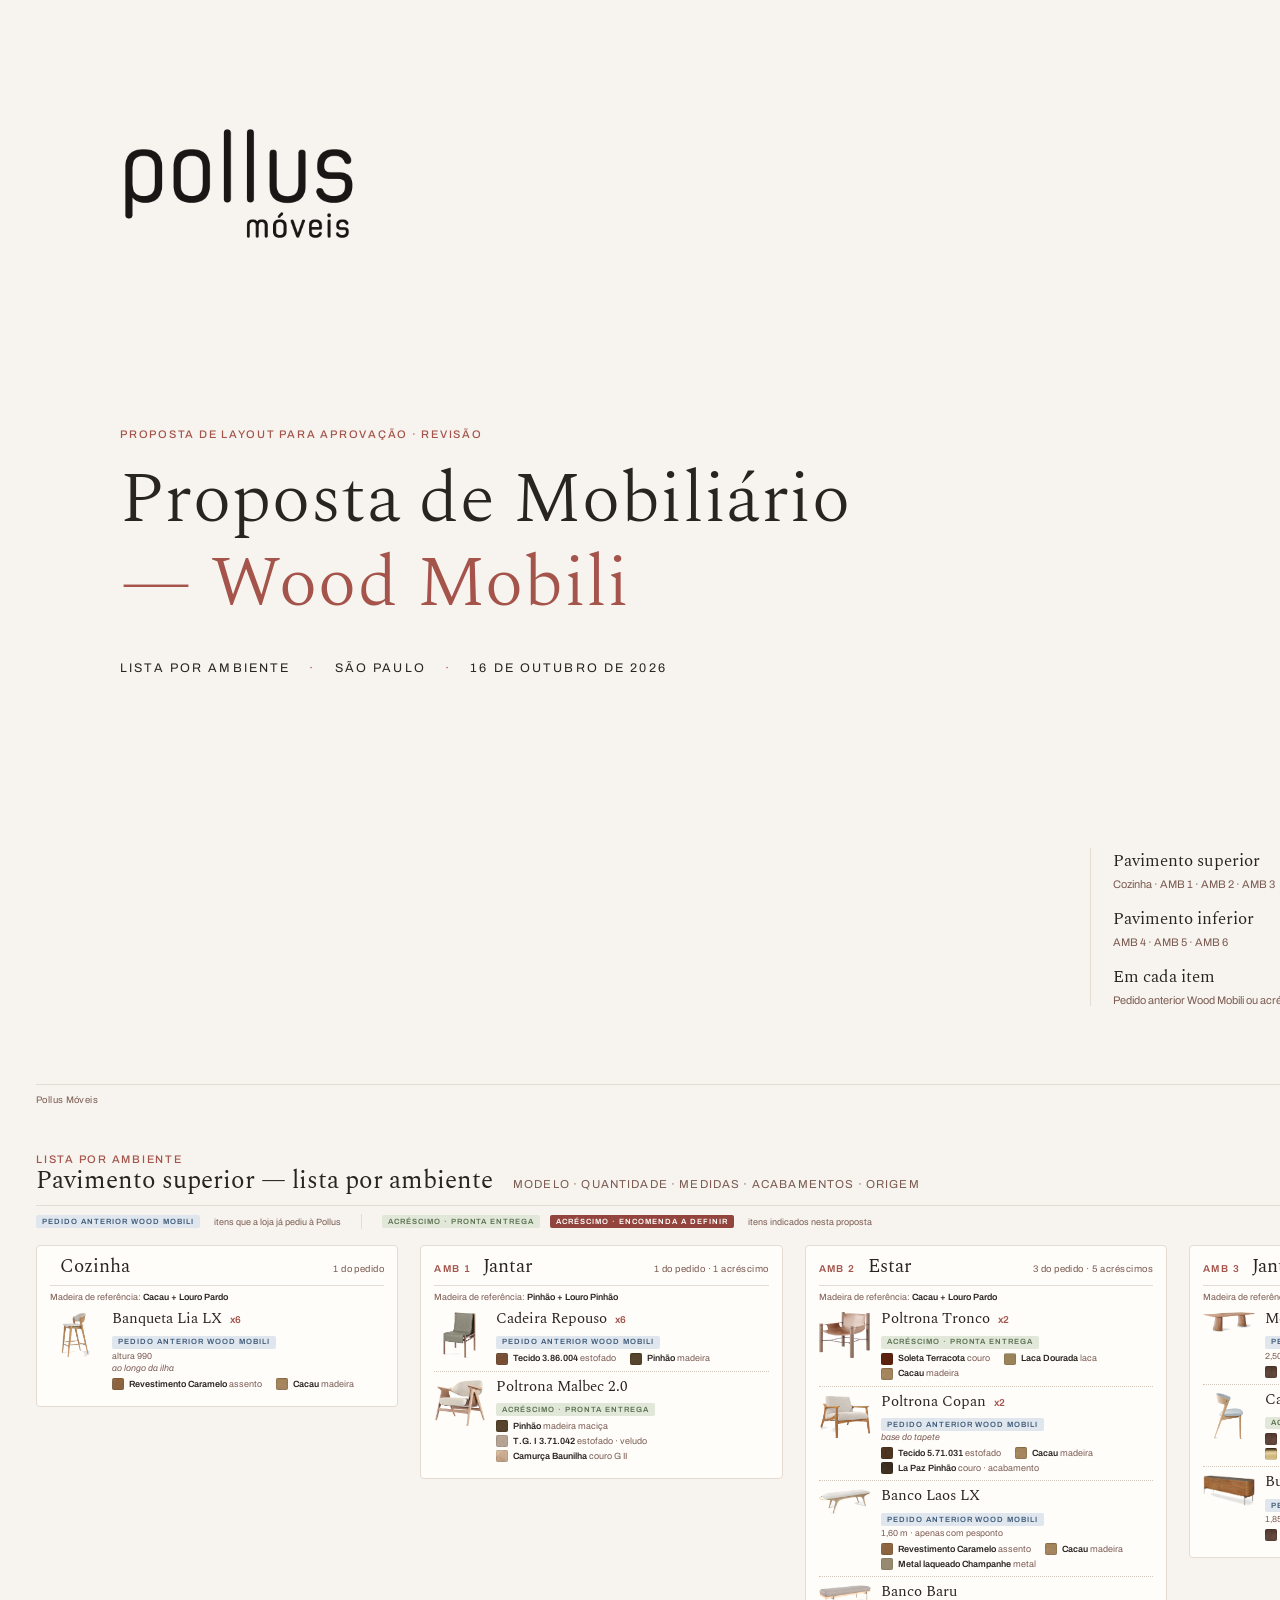
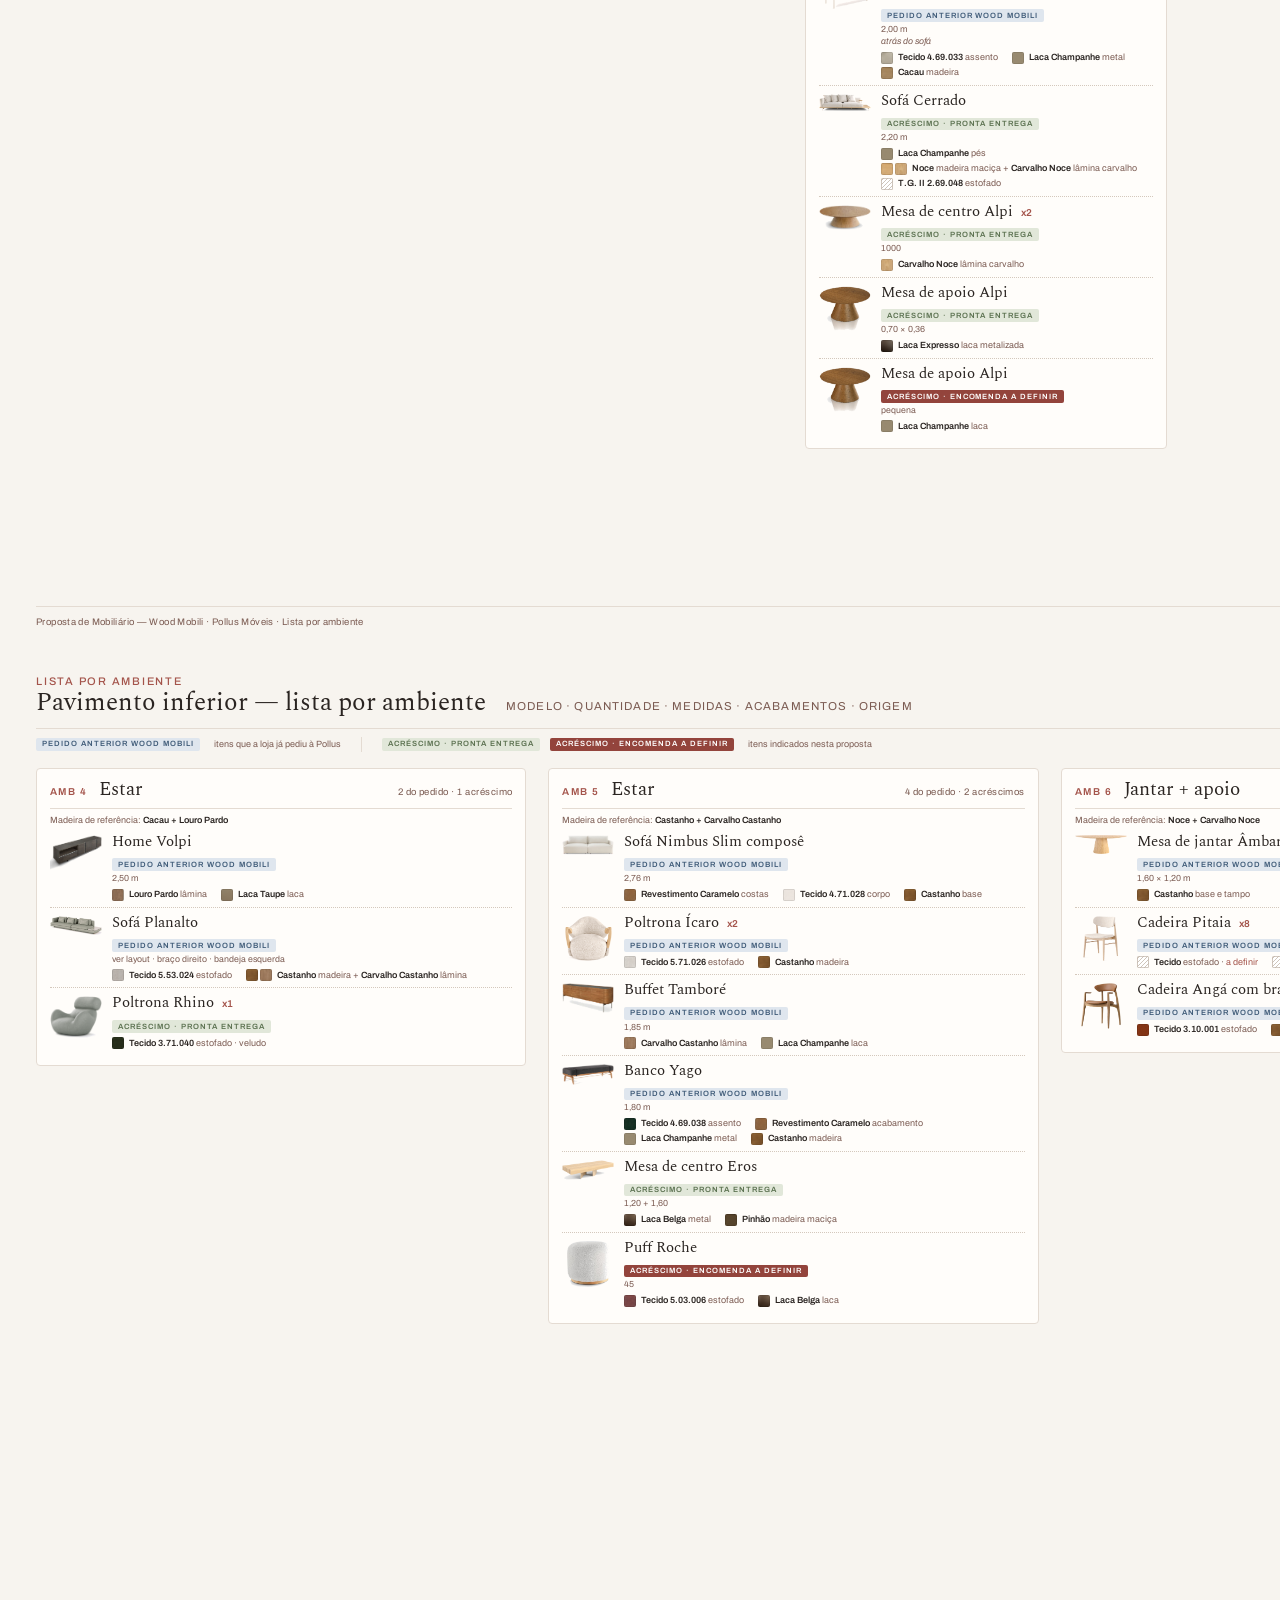
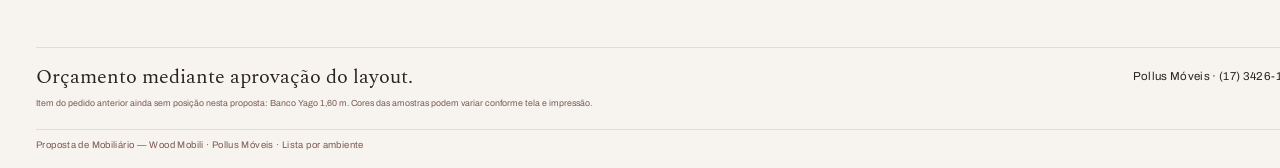
<file: proposta-wood-mobili/index.html>
<!doctype html><html lang="pt-BR"><head><meta charset="utf-8">
<title>Proposta de Mobiliário — Wood Mobili · lista por ambiente</title>
<meta name="author" content="Pollus Móveis"><meta name="subject" content="Lista por ambiente para aprovação">
<link rel="stylesheet" href="fonts/fonts.css"><link rel="stylesheet" href="style.css"></head><body>
<div class="page cover">
<img class="logo" src="img/prod/logo.png" alt="Pollus Móveis">
<div class="ctitle"><p class="kicker">Proposta de layout para aprovação · Revisão</p>
<h1>Proposta de Mobiliário<br><span>— Wood Mobili</span></h1>
<p class="meta">Lista por ambiente <i>·</i> São Paulo <i>·</i> 16 de outubro de 2026</p></div>
<div class="toc"><div><h5>Pavimento superior</h5><p>Cozinha · AMB 1 · AMB 2 · AMB 3</p></div>
<div><h5>Pavimento inferior</h5><p>AMB 4 · AMB 5 · AMB 6</p></div>
<div><h5>Em cada item</h5><p>Pedido anterior Wood Mobili ou acréscimo indicado nesta proposta</p></div></div>
<footer class="pf"><span>Pollus Móveis</span><span>1/3</span></footer></div>
<div class="page list"><div class="phead"><div><p class="kicker">Lista por ambiente</p><h2>Pavimento superior — lista por ambiente <span class="sub">Modelo · quantidade · medidas · acabamentos · origem</span></h2></div><img class="mini" src="img/prod/logo.png" alt="Pollus Móveis"></div><div class="legend"><span class="tag t-ped">Pedido anterior Wood Mobili</span><span class="lg">itens que a loja já pediu à Pollus</span><span class="sep"></span><span class="tag t-pe">Acréscimo · pronta entrega</span><span class="tag t-enc">Acréscimo · encomenda a definir</span><span class="lg">itens indicados nesta proposta</span></div><div class="cols c4"><div class="col"><section class="amb"><header><h3>Cozinha</h3><span class="count">1 do pedido</span></header><p class="ref">Madeira de referência: <b>Cacau + Louro Pardo</b></p><div class="item"><div class="thumb"><img src="img/prod/banqueta-lia-lx.png" alt=""></div><div class="body"><h4 class="">Banqueta Lia LX <span class="qty">x6</span></h4><span class="tag t-ped">Pedido anterior Wood Mobili</span><p class="meas">altura 990</p><p class="note">ao longo da ilha</p><div class="fins"><span class="fin"><span class="sws"><span class="sw" style="background-image:url(img/sw/revestimento-caramelo.jpg)"></span></span><span class="fl"><b>Revestimento Caramelo</b> assento</span></span><span class="fin"><span class="sws"><span class="sw" style="background-image:url(img/sw/cacau.jpg)"></span></span><span class="fl"><b>Cacau</b> madeira</span></span></div></div></div></section></div><div class="col"><section class="amb"><header><span class="code">AMB 1</span><h3>Jantar</h3><span class="count">1 do pedido · 1 acréscimo</span></header><p class="ref">Madeira de referência: <b>Pinhão + Louro Pinhão</b></p><div class="item"><div class="thumb"><img src="img/prod/cadeira-repouso.png" alt=""></div><div class="body"><h4 class="">Cadeira Repouso <span class="qty">x6</span></h4><span class="tag t-ped">Pedido anterior Wood Mobili</span><div class="fins"><span class="fin"><span class="sws"><span class="sw" style="background-image:url(img/sw/tecido-3.86.004.jpg)"></span></span><span class="fl"><b>Tecido 3.86.004</b> estofado</span></span><span class="fin"><span class="sws"><span class="sw" style="background-image:url(img/sw/pinhao.jpg)"></span></span><span class="fl"><b>Pinhão</b> madeira</span></span></div></div></div><div class="item"><div class="thumb"><img src="img/prod/poltrona-malbec.png" alt=""></div><div class="body"><h4 class="">Poltrona Malbec 2.0</h4><span class="tag t-pe">Acréscimo · pronta entrega</span><div class="fins"><span class="fin"><span class="sws"><span class="sw" style="background-image:url(img/sw/pinhao.jpg)"></span></span><span class="fl"><b>Pinhão</b> madeira maciça</span></span><span class="fin"><span class="sws"><span class="sw" style="background-image:url(img/sw/tg-3.71.042.jpg)"></span></span><span class="fl"><b>T.G. I 3.71.042</b> estofado · veludo</span></span><span class="fin"><span class="sws"><span class="sw" style="background-image:url(img/sw/camurca-baunilha.jpg)"></span></span><span class="fl"><b>Camurça Baunilha</b> couro G II</span></span></div></div></div></section></div><div class="col"><section class="amb"><header><span class="code">AMB 2</span><h3>Estar</h3><span class="count">3 do pedido · 5 acréscimos</span></header><p class="ref">Madeira de referência: <b>Cacau + Louro Pardo</b></p><div class="item"><div class="thumb"><img src="img/prod/poltrona-tronco.png" alt=""></div><div class="body"><h4 class="">Poltrona Tronco <span class="qty">x2</span></h4><span class="tag t-pe">Acréscimo · pronta entrega</span><div class="fins"><span class="fin"><span class="sws"><span class="sw" style="background-image:url(img/sw/soleta-terracota.jpg)"></span></span><span class="fl"><b>Soleta Terracota</b> couro</span></span><span class="fin"><span class="sws"><span class="sw" style="background-image:url(img/sw/laca-dourada.jpg)"></span></span><span class="fl"><b>Laca Dourada</b> laca</span></span><span class="fin"><span class="sws"><span class="sw" style="background-image:url(img/sw/cacau.jpg)"></span></span><span class="fl"><b>Cacau</b> madeira</span></span></div></div></div><div class="item"><div class="thumb"><img src="img/prod/poltrona-copan.png" alt=""></div><div class="body"><h4 class="">Poltrona Copan <span class="qty">x2</span></h4><span class="tag t-ped">Pedido anterior Wood Mobili</span><p class="note">base do tapete</p><div class="fins"><span class="fin"><span class="sws"><span class="sw" style="background-image:url(img/sw/tecido-5.71.031.jpg)"></span></span><span class="fl"><b>Tecido 5.71.031</b> estofado</span></span><span class="fin"><span class="sws"><span class="sw" style="background-image:url(img/sw/cacau.jpg)"></span></span><span class="fl"><b>Cacau</b> madeira</span></span><span class="fin"><span class="sws"><span class="sw" style="background-image:url(img/sw/la-paz-pinhao.jpg)"></span></span><span class="fl"><b>La Paz Pinhão</b> couro · acabamento</span></span></div></div></div><div class="item"><div class="thumb"><img src="img/prod/banco-laos-lx.png" alt=""></div><div class="body"><h4 class="">Banco Laos LX</h4><span class="tag t-ped">Pedido anterior Wood Mobili</span><p class="meas">1,60 m · apenas com pesponto</p><div class="fins"><span class="fin"><span class="sws"><span class="sw" style="background-image:url(img/sw/revestimento-caramelo.jpg)"></span></span><span class="fl"><b>Revestimento Caramelo</b> assento</span></span><span class="fin"><span class="sws"><span class="sw" style="background-image:url(img/sw/cacau.jpg)"></span></span><span class="fl"><b>Cacau</b> madeira</span></span><span class="fin"><span class="sws"><span class="sw" style="background-image:url(img/sw/laca-champanhe.jpg)"></span></span><span class="fl"><b>Metal laqueado Champanhe</b> metal</span></span></div></div></div><div class="item"><div class="thumb"><img src="img/prod/banco-baru.png" alt=""></div><div class="body"><h4 class="">Banco Baru</h4><span class="tag t-ped">Pedido anterior Wood Mobili</span><p class="meas">2,00 m</p><p class="note">atrás do sofá</p><div class="fins"><span class="fin"><span class="sws"><span class="sw" style="background-image:url(img/sw/tecido-4.69.033.jpg)"></span></span><span class="fl"><b>Tecido 4.69.033</b> assento</span></span><span class="fin"><span class="sws"><span class="sw" style="background-image:url(img/sw/laca-champanhe.jpg)"></span></span><span class="fl"><b>Laca Champanhe</b> metal</span></span><span class="fin"><span class="sws"><span class="sw" style="background-image:url(img/sw/cacau.jpg)"></span></span><span class="fl"><b>Cacau</b> madeira</span></span></div></div></div><div class="item"><div class="thumb"><img src="img/prod/sofa-cerrado.png" alt=""></div><div class="body"><h4 class="">Sofá Cerrado</h4><span class="tag t-pe">Acréscimo · pronta entrega</span><p class="meas">2,20 m</p><div class="fins"><span class="fin"><span class="sws"><span class="sw" style="background-image:url(img/sw/laca-champanhe.jpg)"></span></span><span class="fl"><b>Laca Champanhe</b> pés</span></span><span class="fin pair"><span class="sws"><span class="sw" style="background-image:url(img/sw/noce-macica.jpg)"></span><span class="sw" style="background-image:url(img/sw/carvalho-noce.jpg)"></span></span><span class="fl"><b>Noce</b> madeira maciça + <b>Carvalho Noce</b> lâmina carvalho</span></span><span class="fin"><span class="sws"><span class="sw hatch"></span></span><span class="fl"><b>T.G. II 2.69.048</b> estofado</span></span></div></div></div><div class="item"><div class="thumb"><img src="img/prod/mesa-centro-alpi.png" alt=""></div><div class="body"><h4 class="">Mesa de centro Alpi <span class="qty">x2</span></h4><span class="tag t-pe">Acréscimo · pronta entrega</span><p class="meas">1000</p><div class="fins"><span class="fin"><span class="sws"><span class="sw" style="background-image:url(img/sw/carvalho-noce.jpg)"></span></span><span class="fl"><b>Carvalho Noce</b> lâmina carvalho</span></span></div></div></div><div class="item"><div class="thumb"><img src="img/prod/mesa-apoio-alpi.png" alt=""></div><div class="body"><h4 class="">Mesa de apoio Alpi</h4><span class="tag t-pe">Acréscimo · pronta entrega</span><p class="meas">0,70 × 0,36</p><div class="fins"><span class="fin"><span class="sws"><span class="sw" style="background-image:url(img/sw/laca-expresso.jpg)"></span></span><span class="fl"><b>Laca Expresso</b> laca metalizada</span></span></div></div></div><div class="item"><div class="thumb"><img src="img/prod/mesa-apoio-alpi.png" alt=""></div><div class="body"><h4 class="">Mesa de apoio Alpi</h4><span class="tag t-enc">Acréscimo · encomenda a definir</span><p class="meas">pequena</p><div class="fins"><span class="fin"><span class="sws"><span class="sw" style="background-image:url(img/sw/laca-champanhe.jpg)"></span></span><span class="fl"><b>Laca Champanhe</b> laca</span></span></div></div></div></section></div><div class="col"><section class="amb"><header><span class="code">AMB 3</span><h3>Jantar</h3><span class="count">2 do pedido · 1 acréscimo</span></header><p class="ref">Madeira de referência: <b>Nogueira</b></p><div class="item"><div class="thumb"><img src="img/prod/mesa-jantar-fungi.png" alt=""></div><div class="body"><h4 class="">Mesa de jantar Fungi</h4><span class="tag t-ped">Pedido anterior Wood Mobili</span><p class="meas">2,50 × 1,20 m</p><div class="fins"><span class="fin"><span class="sws"><span class="sw" style="background-image:url(img/sw/nogueira.jpg)"></span></span><span class="fl"><b>Nogueira</b> base e tampo</span></span></div></div></div><div class="item"><div class="thumb"><img src="img/prod/cadeira-adhara.png" alt=""></div><div class="body"><h4 class="">Cadeira Adhara <span class="qty">x8</span></h4><span class="tag t-pe">Acréscimo · pronta entrega</span><div class="fins"><span class="fin"><span class="sws"><span class="sw" style="background-image:url(img/sw/nogueira.jpg)"></span></span><span class="fl"><b>Nogueira</b> lâmina</span></span><span class="fin"><span class="sws"><span class="sw" style="background-image:url(img/sw/cafe.jpg)"></span></span><span class="fl"><b>Café</b> madeira · pés</span></span><span class="fin"><span class="sws"><span class="sw" style="background-image:url(img/sw/latao-brilho.jpg)"></span></span><span class="fl"><b>Latão Brilho</b> metal</span></span><span class="fin"><span class="sws"><span class="sw" style="background-image:url(img/sw/la-paz-pinhao.jpg)"></span></span><span class="fl"><b>La Paz Pinhão</b> couro G II</span></span></div></div></div><div class="item"><div class="thumb"><img src="img/prod/buffet-tambore.png" alt=""></div><div class="body"><h4 class="">Buffet Tamboré</h4><span class="tag t-ped">Pedido anterior Wood Mobili</span><p class="meas">1,85 m</p><div class="fins"><span class="fin"><span class="sws"><span class="sw" style="background-image:url(img/sw/nogueira.jpg)"></span></span><span class="fl"><b>Nogueira</b> lâmina</span></span><span class="fin"><span class="sws"><span class="sw" style="background-image:url(img/sw/laca-champanhe.jpg)"></span></span><span class="fl"><b>Laca Champanhe</b> laca</span></span></div></div></div></section></div></div><footer class="pf"><span>Proposta de Mobiliário — Wood Mobili · Pollus Móveis · Lista por ambiente</span><span>Orçamento mediante aprovação do layout. · 2/3</span></footer></div>
<div class="page list"><div class="phead"><div><p class="kicker">Lista por ambiente</p><h2>Pavimento inferior — lista por ambiente <span class="sub">Modelo · quantidade · medidas · acabamentos · origem</span></h2></div><img class="mini" src="img/prod/logo.png" alt="Pollus Móveis"></div><div class="legend"><span class="tag t-ped">Pedido anterior Wood Mobili</span><span class="lg">itens que a loja já pediu à Pollus</span><span class="sep"></span><span class="tag t-pe">Acréscimo · pronta entrega</span><span class="tag t-enc">Acréscimo · encomenda a definir</span><span class="lg">itens indicados nesta proposta</span></div><div class="cols c3"><div class="col"><section class="amb"><header><span class="code">AMB 4</span><h3>Estar</h3><span class="count">2 do pedido · 1 acréscimo</span></header><p class="ref">Madeira de referência: <b>Cacau + Louro Pardo</b></p><div class="item"><div class="thumb"><img src="img/prod/home-volpi.png" alt=""></div><div class="body"><h4 class="">Home Volpi</h4><span class="tag t-ped">Pedido anterior Wood Mobili</span><p class="meas">2,50 m</p><div class="fins"><span class="fin"><span class="sws"><span class="sw" style="background-image:url(img/sw/louro-pardo.jpg)"></span></span><span class="fl"><b>Louro Pardo</b> lâmina</span></span><span class="fin"><span class="sws"><span class="sw" style="background-image:url(img/sw/laca-taupe.jpg)"></span></span><span class="fl"><b>Laca Taupe</b> laca</span></span></div></div></div><div class="item"><div class="thumb"><img src="img/prod/sofa-planalto.png" alt=""></div><div class="body"><h4 class="">Sofá Planalto</h4><span class="tag t-ped">Pedido anterior Wood Mobili</span><p class="meas">ver layout · braço direito · bandeja esquerda</p><div class="fins"><span class="fin"><span class="sws"><span class="sw" style="background-image:url(img/sw/tecido-5.53.024.jpg)"></span></span><span class="fl"><b>Tecido 5.53.024</b> estofado</span></span><span class="fin pair"><span class="sws"><span class="sw" style="background-image:url(img/sw/castanho.jpg)"></span><span class="sw" style="background-image:url(img/sw/carvalho-castanho.jpg)"></span></span><span class="fl"><b>Castanho</b> madeira + <b>Carvalho Castanho</b> lâmina</span></span></div></div></div><div class="item"><div class="thumb"><img src="img/prod/poltrona-rhino.png" alt=""></div><div class="body"><h4 class="">Poltrona Rhino <span class="qty">x1</span></h4><span class="tag t-pe">Acréscimo · pronta entrega</span><div class="fins"><span class="fin"><span class="sws"><span class="sw" style="background-image:url(img/sw/tg-3.71.040.jpg)"></span></span><span class="fl"><b>Tecido 3.71.040</b> estofado · veludo</span></span></div></div></div></section></div><div class="col"><section class="amb"><header><span class="code">AMB 5</span><h3>Estar</h3><span class="count">4 do pedido · 2 acréscimos</span></header><p class="ref">Madeira de referência: <b>Castanho + Carvalho Castanho</b></p><div class="item"><div class="thumb"><img src="img/prod/sofa-nimbus.png" alt=""></div><div class="body"><h4 class="">Sofá Nimbus Slim composê</h4><span class="tag t-ped">Pedido anterior Wood Mobili</span><p class="meas">2,76 m</p><div class="fins"><span class="fin"><span class="sws"><span class="sw" style="background-image:url(img/sw/revestimento-caramelo.jpg)"></span></span><span class="fl"><b>Revestimento Caramelo</b> costas</span></span><span class="fin"><span class="sws"><span class="sw" style="background-image:url(img/sw/tecido-4.71.028.jpg)"></span></span><span class="fl"><b>Tecido 4.71.028</b> corpo</span></span><span class="fin"><span class="sws"><span class="sw" style="background-image:url(img/sw/castanho.jpg)"></span></span><span class="fl"><b>Castanho</b> base</span></span></div></div></div><div class="item"><div class="thumb"><img src="img/prod/poltrona-icaro.png" alt=""></div><div class="body"><h4 class="">Poltrona Ícaro <span class="qty">x2</span></h4><span class="tag t-ped">Pedido anterior Wood Mobili</span><div class="fins"><span class="fin"><span class="sws"><span class="sw" style="background-image:url(img/sw/tecido-5.71.026.jpg)"></span></span><span class="fl"><b>Tecido 5.71.026</b> estofado</span></span><span class="fin"><span class="sws"><span class="sw" style="background-image:url(img/sw/castanho.jpg)"></span></span><span class="fl"><b>Castanho</b> madeira</span></span></div></div></div><div class="item"><div class="thumb"><img src="img/prod/buffet-tambore.png" alt=""></div><div class="body"><h4 class="">Buffet Tamboré</h4><span class="tag t-ped">Pedido anterior Wood Mobili</span><p class="meas">1,85 m</p><div class="fins"><span class="fin"><span class="sws"><span class="sw" style="background-image:url(img/sw/carvalho-castanho.jpg)"></span></span><span class="fl"><b>Carvalho Castanho</b> lâmina</span></span><span class="fin"><span class="sws"><span class="sw" style="background-image:url(img/sw/laca-champanhe.jpg)"></span></span><span class="fl"><b>Laca Champanhe</b> laca</span></span></div></div></div><div class="item"><div class="thumb"><img src="img/prod/banco-yago.png" alt=""></div><div class="body"><h4 class="">Banco Yago</h4><span class="tag t-ped">Pedido anterior Wood Mobili</span><p class="meas">1,80 m</p><div class="fins"><span class="fin"><span class="sws"><span class="sw" style="background-image:url(img/sw/tecido-4.69.038.jpg)"></span></span><span class="fl"><b>Tecido 4.69.038</b> assento</span></span><span class="fin"><span class="sws"><span class="sw" style="background-image:url(img/sw/revestimento-caramelo.jpg)"></span></span><span class="fl"><b>Revestimento Caramelo</b> acabamento</span></span><span class="fin"><span class="sws"><span class="sw" style="background-image:url(img/sw/laca-champanhe.jpg)"></span></span><span class="fl"><b>Laca Champanhe</b> metal</span></span><span class="fin"><span class="sws"><span class="sw" style="background-image:url(img/sw/castanho.jpg)"></span></span><span class="fl"><b>Castanho</b> madeira</span></span></div></div></div><div class="item"><div class="thumb"><img src="img/prod/mesa-centro-eros.png" alt=""></div><div class="body"><h4 class="">Mesa de centro Eros</h4><span class="tag t-pe">Acréscimo · pronta entrega</span><p class="meas">1,20 + 1,60</p><div class="fins"><span class="fin"><span class="sws"><span class="sw" style="background-image:url(img/sw/laca-belga.jpg)"></span></span><span class="fl"><b>Laca Belga</b> metal</span></span><span class="fin"><span class="sws"><span class="sw" style="background-image:url(img/sw/pinhao.jpg)"></span></span><span class="fl"><b>Pinhão</b> madeira maciça</span></span></div></div></div><div class="item"><div class="thumb"><img src="img/prod/roche.png" alt=""></div><div class="body"><h4 class="">Puff Roche</h4><span class="tag t-enc">Acréscimo · encomenda a definir</span><p class="meas">45</p><div class="fins"><span class="fin"><span class="sws"><span class="sw" style="background-image:url(img/sw/tecido-5.03.006.jpg)"></span></span><span class="fl"><b>Tecido 5.03.006</b> estofado</span></span><span class="fin"><span class="sws"><span class="sw" style="background-image:url(img/sw/laca-belga.jpg)"></span></span><span class="fl"><b>Laca Belga</b> laca</span></span></div></div></div></section></div><div class="col"><section class="amb"><header><span class="code">AMB 6</span><h3>Jantar + apoio</h3><span class="count">3 do pedido</span></header><p class="ref">Madeira de referência: <b>Noce + Carvalho Noce</b></p><div class="item"><div class="thumb"><img src="img/prod/mesa-jantar-ambar.png" alt=""></div><div class="body"><h4 class="">Mesa de jantar Âmbar</h4><span class="tag t-ped">Pedido anterior Wood Mobili</span><p class="meas">1,60 × 1,20 m</p><div class="fins"><span class="fin"><span class="sws"><span class="sw" style="background-image:url(img/sw/castanho.jpg)"></span></span><span class="fl"><b>Castanho</b> base e tampo</span></span></div></div></div><div class="item"><div class="thumb"><img src="img/prod/cadeira-pitaia.png" alt=""></div><div class="body"><h4 class="">Cadeira Pitaia <span class="qty">x8</span></h4><span class="tag t-ped">Pedido anterior Wood Mobili</span><div class="fins"><span class="fin"><span class="sws"><span class="sw hatch"></span></span><span class="fl"><b>Tecido</b> estofado · <em class="pend">a definir</em></span></span><span class="fin"><span class="sws"><span class="sw hatch"></span></span><span class="fl"><b>Madeira</b> · <em class="pend">a definir</em></span></span></div></div></div><div class="item"><div class="thumb"><img src="img/prod/cadeira-anga.png" alt=""></div><div class="body"><h4 class="">Cadeira Angá com braço <span class="qty">x6</span></h4><span class="tag t-ped">Pedido anterior Wood Mobili</span><div class="fins"><span class="fin"><span class="sws"><span class="sw" style="background-image:url(img/sw/tecido-3.10.001.jpg)"></span></span><span class="fl"><b>Tecido 3.10.001</b> estofado</span></span><span class="fin"><span class="sws"><span class="sw" style="background-image:url(img/sw/castanho.jpg)"></span></span><span class="fl"><b>Castanho</b> madeira</span></span></div></div></div></section></div></div><div class="closing"><div><h3>Orçamento mediante aprovação do layout.</h3>
<p>Item do pedido anterior ainda sem posição nesta proposta: Banco Yago 1,60 m. Cores das amostras podem variar conforme tela e impressão.</p></div>
<p class="contact">Pollus Móveis · (17) 3426-1234 · www.pollusmoveis.com.br · @pollusmoveis</p></div><footer class="pf"><span>Proposta de Mobiliário — Wood Mobili · Pollus Móveis · Lista por ambiente</span><span>Orçamento mediante aprovação do layout. · 3/3</span></footer></div>
</body></html>
</file>
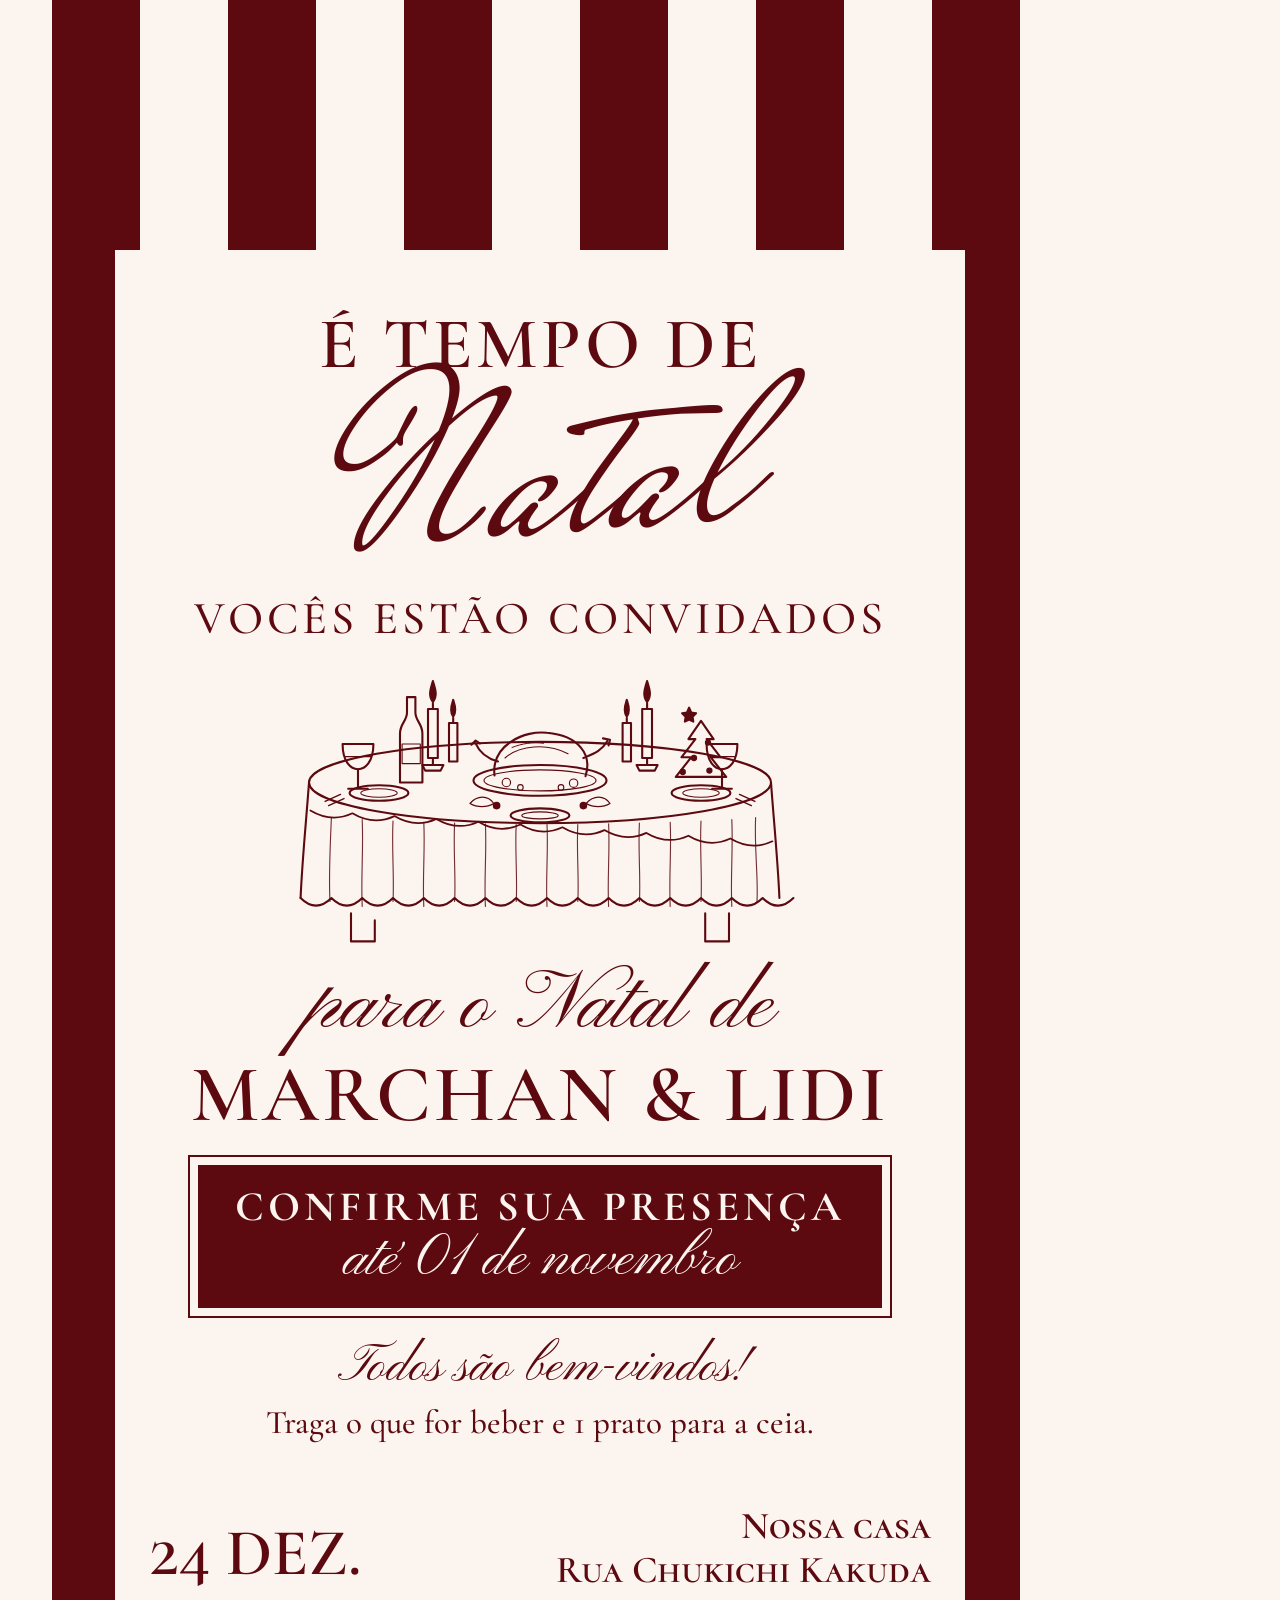
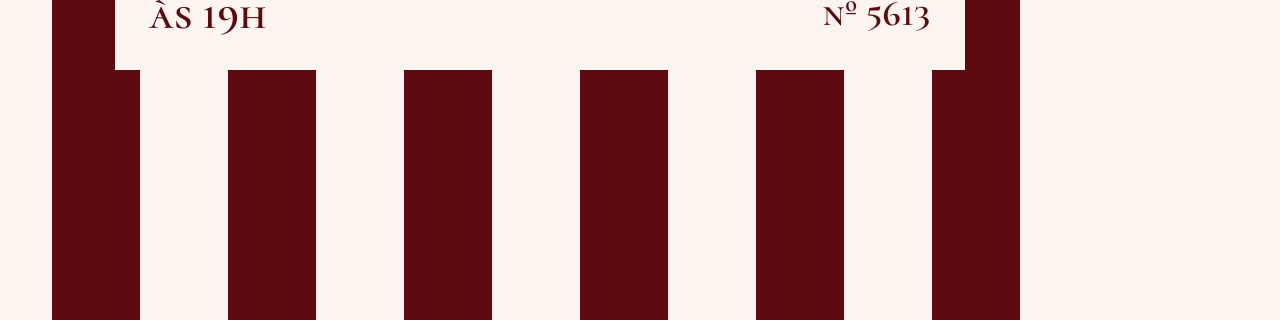
<file: convite-natal/convite.html>
<!doctype html>
<html lang="pt-BR">
<head>
<meta charset="utf-8">
<title>Convite de Natal</title>
<link rel="preconnect" href="https://fonts.googleapis.com">
<link href="https://fonts.googleapis.com/css2?family=Cormorant+Garamond:wght@500;600;700&family=Cormorant+SC:wght@500;600&family=Mrs+Saint+Delafield&family=Pinyon+Script&display=swap" rel="stylesheet">
<style>
  :root { --wine:#5c0a10; --cream:#fcf4ef; }
  * { margin:0; padding:0; box-sizing:border-box; }
  html, body { width:1080px; height:1920px; background:var(--cream); }
  .card {
    position:relative; width:1080px; height:1920px; overflow:hidden;
    background: repeating-linear-gradient(90deg, var(--cream) 0 88px, var(--wine) 88px 176px);
    background-position: -36px 0;
  }
  .panel {
    position:absolute; left:115px; top:250px; width:850px; height:1420px;
    background:var(--cream); color:var(--wine);
    display:flex; flex-direction:column; align-items:center;
    font-family:'Cormorant Garamond', serif;
  }
  .head { position:relative; width:100%; height:330px; margin-top:10px; }
  .tis { position:absolute; top:40px; left:0; right:0; text-align:center;
         font-size:72px; font-weight:600; letter-spacing:4px; }
  .script-big { position:absolute; top:110px; left:0; right:0; text-align:center;
         font-family:'Mrs Saint Delafield', cursive; font-size:250px; line-height:1;
         transform:rotate(-4deg); }
  .invited { font-size:46px; font-weight:500; letter-spacing:4px; margin-top:0px; }
  svg.table { width:560px; margin-top:14px; }
  .festive { font-family:'Pinyon Script', cursive; font-size:84px; line-height:1; margin-top:4px; }
  .party { font-size:80px; font-weight:600; letter-spacing:3px; line-height:1; margin-top:6px; }
  .rsvp {
    margin-top:30px; border:3px solid var(--wine); padding:16px 34px 14px;
    background:var(--wine); color:var(--cream); text-align:center;
    outline:2px solid var(--wine); outline-offset:8px;
  }
  .rsvp .t { font-size:42px; font-weight:700; letter-spacing:4px; line-height:1.1; }
  .rsvp .d { font-family:'Pinyon Script', cursive; font-size:58px; line-height:1.05; }
  .welcome { margin-top:26px; text-align:center; font-size:33px; font-weight:500; line-height:1.3; padding:0 50px; }
  .welcome em { font-family:'Pinyon Script', cursive; font-style:normal; font-size:52px; }
  .foot { position:absolute; left:34px; right:34px; bottom:34px;
          display:flex; justify-content:space-between; align-items:flex-end; }
  .date { font-family:'Cormorant SC', serif; font-size:66px; font-weight:600; line-height:1; }
  .date small { display:block; font-size:44px; margin-top:6px; }
  .addr { font-family:'Cormorant SC', serif; text-align:right; font-size:38px; font-weight:600; line-height:1.15; }
</style>
</head>
<body>
<div class="card">
  <div class="panel">
    <div class="head">
      <div class="tis">É TEMPO DE</div>
      <div class="script-big">Natal</div>
    </div>
    <div class="invited">VOCÊS ESTÃO CONVIDADOS</div>

    <svg class="table" viewBox="0 0 800 430" fill="none" stroke="#5c0a10" stroke-width="3" stroke-linecap="round" stroke-linejoin="round">
      <!-- tablecloth -->
      <ellipse cx="400" cy="175" rx="330" ry="58"/>
      <path d="M70 175 C 66 230, 60 290, 58 340"/>
      <path d="M730 175 C 734 230, 740 290, 742 340"/>
      <path d="M58 340 q 22 22 44 0 q 22 22 44 0 q 22 22 44 0 q 22 22 44 0 q 22 22 44 0 q 22 22 44 0 q 22 22 44 0 q 22 22 44 0 q 22 22 44 0 q 22 22 44 0 q 22 22 44 0 q 22 22 44 0 q 22 22 44 0 q 22 22 44 0 q 22 22 44 0 q 22 22 44 0 "/>
      <path d="M72 215 q 30 18 60 4 q 30 18 60 4 q 30 18 60 4 q 30 18 60 4 q 30 18 60 4 q 30 18 60 4 q 30 18 60 4 q 30 18 60 4 q 30 18 60 4 q 30 18 60 4 q 30 18 60 4" stroke-width="2.5"/>
      <g stroke-width="1.6" opacity=".85">
        <path d="M102 225 C 100 270, 98 310, 100 345"/><path d="M146 228 C 148 270, 144 310, 146 352"/>
        <path d="M190 230 C 188 270, 192 312, 190 345"/><path d="M234 232 C 236 270, 232 310, 234 352"/>
        <path d="M278 233 C 276 272, 280 312, 278 345"/><path d="M322 234 C 324 272, 320 312, 322 352"/>
        <path d="M366 235 C 364 272, 368 312, 366 345"/><path d="M410 235 C 412 272, 408 312, 410 352"/>
        <path d="M454 235 C 452 272, 456 312, 454 345"/><path d="M498 234 C 500 272, 496 312, 498 352"/>
        <path d="M542 233 C 540 272, 544 312, 542 345"/><path d="M586 232 C 588 270, 584 310, 586 352"/>
        <path d="M630 230 C 628 270, 632 312, 630 345"/><path d="M674 228 C 676 270, 672 310, 674 352"/>
        <path d="M708 225 C 706 270, 712 310, 710 345"/>
      </g>
      <!-- legs -->
      <path d="M130 362 v 40 h 34 v -30"/><path d="M636 362 v 40 h 34 v -40"/>

      <!-- plates -->
      <ellipse cx="170" cy="190" rx="42" ry="11"/><ellipse cx="170" cy="190" rx="26" ry="6" stroke-width="1.6"/>
      <ellipse cx="630" cy="190" rx="42" ry="11"/><ellipse cx="630" cy="190" rx="26" ry="6" stroke-width="1.6"/>
      <ellipse cx="400" cy="222" rx="42" ry="10"/><ellipse cx="400" cy="222" rx="26" ry="5" stroke-width="1.6"/>
      <!-- cutlery -->
      <path d="M115 192 l -22 10 M120 198 l -22 10" stroke-width="2"/>
      <path d="M685 192 l 22 10 M680 198 l 22 10" stroke-width="2"/>

      <!-- candles left -->
      <path d="M232 150 h 30 l -4 8 h -22 z"/><path d="M247 150 v -10"/>
      <rect x="240" y="70" width="14" height="70"/><path d="M247 70 v -8"/>
      <path d="M247 60 c -8 -10 -2 -22 0 -30 c 2 8 8 20 0 30 z" fill="#5c0a10"/>
      <rect x="270" y="90" width="12" height="55"/><path d="M276 90 v -7"/>
      <path d="M276 81 c -6 -8 -2 -18 0 -24 c 2 6 6 16 0 24 z" fill="#5c0a10"/>
      <!-- candles right -->
      <path d="M538 150 h 30 l -4 8 h -22 z"/><path d="M553 150 v -10"/>
      <rect x="546" y="70" width="14" height="70"/><path d="M553 70 v -8"/>
      <path d="M553 60 c -8 -10 -2 -22 0 -30 c 2 8 8 20 0 30 z" fill="#5c0a10"/>
      <rect x="518" y="90" width="12" height="55"/><path d="M524 90 v -7"/>
      <path d="M524 81 c -6 -8 -2 -18 0 -24 c 2 6 6 16 0 24 z" fill="#5c0a10"/>

      <!-- roast on platter -->
      <ellipse cx="400" cy="172" rx="95" ry="22"/>
      <ellipse cx="400" cy="172" rx="80" ry="15" stroke-width="1.6"/>
      <path d="M335 165 C 330 120, 380 100, 410 104 C 455 108, 475 135, 465 166"/>
      <path d="M350 140 c 20 -18 60 -22 90 -6" stroke-width="1.6"/>
      <path d="M360 125 c 15 -6 30 -8 45 -6" stroke-width="1.4"/>
      <path d="M462 140 c 14 -6 26 -10 34 -24 m -6 -4 l 10 2 l -2 8" />
      <path d="M340 145 c -14 -4 -26 -12 -32 -26 m -6 2 l 6 -6 l 6 4"/>
      <circle cx="352" cy="175" r="6" stroke-width="1.6"/><circle cx="448" cy="176" r="6" stroke-width="1.6"/>
      <circle cx="430" cy="182" r="4" stroke-width="1.6"/><circle cx="372" cy="182" r="4" stroke-width="1.6"/>

      <!-- wine glasses -->
      <path d="M118 120 c 0 26 12 36 22 36 c 10 0 22 -10 22 -36 z"/><path d="M122 138 h 36" stroke-width="1.6"/>
      <path d="M140 156 v 26 m -14 2 h 28"/>
      <path d="M638 120 c 0 26 12 36 22 36 c 10 0 22 -10 22 -36 z"/><path d="M642 138 h 36" stroke-width="1.6"/>
      <path d="M660 156 v 26 m -14 2 h 28"/>

      <!-- bottle -->
      <path d="M200 175 v -70 c 0 -14 10 -18 10 -30 v -22 h 12 v 22 c 0 12 10 16 10 30 v 70 z"/>
      <rect x="203" y="120" width="26" height="28" stroke-width="1.6"/>
      <!-- small tree -->
      <path d="M600 175 l -36 0 l 22 -28 l -14 0 l 20 -26 l -10 0 l 18 -26 l 18 26 l -10 0 l 20 26 l -14 0 l 22 28 z" transform="translate(30,-8)"/>
      <path d="M640 85 l 3 -7 l 3 7 l 7 1 l -5 5 l 1 7 l -6 -3 l -6 3 l 1 -7 l -5 -5 z" transform="translate(-30,-10)" fill="#5c0a10"/>
      <circle cx="620" cy="140" r="3" fill="#5c0a10"/><circle cx="640" cy="118" r="3" fill="#5c0a10"/><circle cx="604" cy="160" r="3" fill="#5c0a10"/><circle cx="642" cy="158" r="3" fill="#5c0a10"/>
      <!-- holly sprigs -->
      <path d="M300 205 c 10 -12 26 -12 34 0 c -10 6 -24 6 -34 0 z" stroke-width="1.8"/>
      <path d="M466 205 c 10 -12 26 -12 34 0 c -10 6 -24 6 -34 0 z" stroke-width="1.8"/>
      <circle cx="338" cy="208" r="4" fill="#5c0a10"/><circle cx="462" cy="208" r="4" fill="#5c0a10"/>
    </svg>

    <div class="festive">para o Natal de</div>
    <div class="party">MARCHAN &amp; LIDI</div>

    <div class="rsvp">
      <div class="t">CONFIRME SUA PRESENÇA</div>
      <div class="d">até 01 de novembro</div>
    </div>

    <div class="welcome">
      <em>Todos são bem-vindos!</em><br>
      Traga o que for beber e 1 prato para a ceia.
    </div>

    <div class="foot">
      <div class="date">24 DEZ.<small>às 19h</small></div>
      <div class="addr">Nossa casa<br>Rua Chukichi Kakuda<br>nº 5613</div>
    </div>
  </div>
</div>
</body>
</html>
</file>
<file: proposta-wood-mobili/fonts/fonts.css>
@font-face{font-family: 'Archivo';
  font-style: italic;
  font-weight: 400;
  font-stretch: 100%;
  font-display: swap;
  src: url(Archivo-400-italic-latin-ext.woff2) format('woff2');
  unicode-range: U+0100-02BA, U+02BD-02C5, U+02C7-02CC, U+02CE-02D7, U+02DD-02FF, U+0304, U+0308, U+0329, U+1D00-1DBF, U+1E00-1E9F, U+1EF2-1EFF, U+2020, U+20A0-20AB, U+20AD-20C4, U+2113, U+2C60-2C7F, U+A720-A7FF;}
@font-face{font-family: 'Archivo';
  font-style: italic;
  font-weight: 400;
  font-stretch: 100%;
  font-display: swap;
  src: url(Archivo-400-italic-latin.woff2) format('woff2');
  unicode-range: U+0000-00FF, U+0131, U+0152-0153, U+02BB-02BC, U+02C6, U+02DA, U+02DC, U+0304, U+0308, U+0329, U+2000-206F, U+20AC, U+2122, U+2191, U+2193, U+2212, U+2215, U+FEFF, U+FFFD;}
@font-face{font-family: 'Archivo';
  font-style: normal;
  font-weight: 400;
  font-stretch: 100%;
  font-display: swap;
  src: url(Archivo-400-normal-latin-ext.woff2) format('woff2');
  unicode-range: U+0100-02BA, U+02BD-02C5, U+02C7-02CC, U+02CE-02D7, U+02DD-02FF, U+0304, U+0308, U+0329, U+1D00-1DBF, U+1E00-1E9F, U+1EF2-1EFF, U+2020, U+20A0-20AB, U+20AD-20C4, U+2113, U+2C60-2C7F, U+A720-A7FF;}
@font-face{font-family: 'Archivo';
  font-style: normal;
  font-weight: 400;
  font-stretch: 100%;
  font-display: swap;
  src: url(Archivo-400-normal-latin.woff2) format('woff2');
  unicode-range: U+0000-00FF, U+0131, U+0152-0153, U+02BB-02BC, U+02C6, U+02DA, U+02DC, U+0304, U+0308, U+0329, U+2000-206F, U+20AC, U+2122, U+2191, U+2193, U+2212, U+2215, U+FEFF, U+FFFD;}
@font-face{font-family: 'Archivo';
  font-style: normal;
  font-weight: 500;
  font-stretch: 100%;
  font-display: swap;
  src: url(Archivo-500-normal-latin-ext.woff2) format('woff2');
  unicode-range: U+0100-02BA, U+02BD-02C5, U+02C7-02CC, U+02CE-02D7, U+02DD-02FF, U+0304, U+0308, U+0329, U+1D00-1DBF, U+1E00-1E9F, U+1EF2-1EFF, U+2020, U+20A0-20AB, U+20AD-20C4, U+2113, U+2C60-2C7F, U+A720-A7FF;}
@font-face{font-family: 'Archivo';
  font-style: normal;
  font-weight: 500;
  font-stretch: 100%;
  font-display: swap;
  src: url(Archivo-500-normal-latin.woff2) format('woff2');
  unicode-range: U+0000-00FF, U+0131, U+0152-0153, U+02BB-02BC, U+02C6, U+02DA, U+02DC, U+0304, U+0308, U+0329, U+2000-206F, U+20AC, U+2122, U+2191, U+2193, U+2212, U+2215, U+FEFF, U+FFFD;}
@font-face{font-family: 'Archivo';
  font-style: normal;
  font-weight: 600;
  font-stretch: 100%;
  font-display: swap;
  src: url(Archivo-600-normal-latin-ext.woff2) format('woff2');
  unicode-range: U+0100-02BA, U+02BD-02C5, U+02C7-02CC, U+02CE-02D7, U+02DD-02FF, U+0304, U+0308, U+0329, U+1D00-1DBF, U+1E00-1E9F, U+1EF2-1EFF, U+2020, U+20A0-20AB, U+20AD-20C4, U+2113, U+2C60-2C7F, U+A720-A7FF;}
@font-face{font-family: 'Archivo';
  font-style: normal;
  font-weight: 600;
  font-stretch: 100%;
  font-display: swap;
  src: url(Archivo-600-normal-latin.woff2) format('woff2');
  unicode-range: U+0000-00FF, U+0131, U+0152-0153, U+02BB-02BC, U+02C6, U+02DA, U+02DC, U+0304, U+0308, U+0329, U+2000-206F, U+20AC, U+2122, U+2191, U+2193, U+2212, U+2215, U+FEFF, U+FFFD;}
@font-face{font-family: 'Spectral';
  font-style: normal;
  font-weight: 300;
  font-display: swap;
  src: url(Spectral-300-normal-latin-ext.woff2) format('woff2');
  unicode-range: U+0100-02BA, U+02BD-02C5, U+02C7-02CC, U+02CE-02D7, U+02DD-02FF, U+0304, U+0308, U+0329, U+1D00-1DBF, U+1E00-1E9F, U+1EF2-1EFF, U+2020, U+20A0-20AB, U+20AD-20C4, U+2113, U+2C60-2C7F, U+A720-A7FF;}
@font-face{font-family: 'Spectral';
  font-style: normal;
  font-weight: 300;
  font-display: swap;
  src: url(Spectral-300-normal-latin.woff2) format('woff2');
  unicode-range: U+0000-00FF, U+0131, U+0152-0153, U+02BB-02BC, U+02C6, U+02DA, U+02DC, U+0304, U+0308, U+0329, U+2000-206F, U+20AC, U+2122, U+2191, U+2193, U+2212, U+2215, U+FEFF, U+FFFD;}
@font-face{font-family: 'Spectral';
  font-style: normal;
  font-weight: 400;
  font-display: swap;
  src: url(Spectral-400-normal-latin-ext.woff2) format('woff2');
  unicode-range: U+0100-02BA, U+02BD-02C5, U+02C7-02CC, U+02CE-02D7, U+02DD-02FF, U+0304, U+0308, U+0329, U+1D00-1DBF, U+1E00-1E9F, U+1EF2-1EFF, U+2020, U+20A0-20AB, U+20AD-20C4, U+2113, U+2C60-2C7F, U+A720-A7FF;}
@font-face{font-family: 'Spectral';
  font-style: normal;
  font-weight: 400;
  font-display: swap;
  src: url(Spectral-400-normal-latin.woff2) format('woff2');
  unicode-range: U+0000-00FF, U+0131, U+0152-0153, U+02BB-02BC, U+02C6, U+02DA, U+02DC, U+0304, U+0308, U+0329, U+2000-206F, U+20AC, U+2122, U+2191, U+2193, U+2212, U+2215, U+FEFF, U+FFFD;}
@font-face{font-family: 'Spectral';
  font-style: normal;
  font-weight: 500;
  font-display: swap;
  src: url(Spectral-500-normal-latin-ext.woff2) format('woff2');
  unicode-range: U+0100-02BA, U+02BD-02C5, U+02C7-02CC, U+02CE-02D7, U+02DD-02FF, U+0304, U+0308, U+0329, U+1D00-1DBF, U+1E00-1E9F, U+1EF2-1EFF, U+2020, U+20A0-20AB, U+20AD-20C4, U+2113, U+2C60-2C7F, U+A720-A7FF;}
@font-face{font-family: 'Spectral';
  font-style: normal;
  font-weight: 500;
  font-display: swap;
  src: url(Spectral-500-normal-latin.woff2) format('woff2');
  unicode-range: U+0000-00FF, U+0131, U+0152-0153, U+02BB-02BC, U+02C6, U+02DA, U+02DC, U+0304, U+0308, U+0329, U+2000-206F, U+20AC, U+2122, U+2191, U+2193, U+2212, U+2215, U+FEFF, U+FFFD;}
</file>
<file: proposta-wood-mobili/style.css>
:root {
  --bg: #f7f4ef;
  --card: #fffdfa;
  --line: #e4dbd2;
  --ink: #2a2421;
  --ink2: #7b5b52;
  --red: #a4544b;
  --ped-bg: #dfe6ee; --ped-fg: #3f5b78;
  --pe-bg: #e1e7d9;  --pe-fg: #5b7150;
  --enc-bg: #93443c; --enc-fg: #fff;
  --serif: 'Spectral', Georgia, serif;
  --sans: 'Archivo', 'Helvetica Neue', Arial, sans-serif;
}
@page { size: 420mm 297mm; margin: 0; }
* { box-sizing: border-box; margin: 0; padding: 0; }
html, body { background: var(--bg); color: var(--ink); font-family: var(--sans); -webkit-print-color-adjust: exact; print-color-adjust: exact; }
.page { width: 420mm; height: 297mm; position: relative; overflow: hidden; page-break-after: always; background: var(--bg); padding: 30px 36px 0; }
.page:last-child { page-break-after: auto; }
b { font-weight: 600; color: var(--ink); }

/* ---------- capa ---------- */
.cover .logo { position: absolute; left: 120px; top: 124px; width: 236px; }
.cover .ctitle { position: absolute; left: 120px; top: 428px; }
.kicker { font-size: 11px; letter-spacing: .16em; text-transform: uppercase; color: var(--red); font-weight: 500; }
.cover h1 { font-family: var(--serif); font-weight: 300; font-size: 72px; line-height: 1.16; margin-top: 18px; letter-spacing: .005em; }
.cover h1 span { color: var(--red); }
.cover .meta { margin-top: 36px; font-size: 12.5px; letter-spacing: .17em; text-transform: uppercase; color: var(--ink); }
.cover .meta i { font-style: normal; color: var(--red); margin: 0 14px; }
.cover .toc { position: absolute; left: 1090px; top: 848px; border-left: 1px solid var(--line); padding-left: 22px; }
.cover .toc div + div { margin-top: 16px; }
.cover .toc h5 { font-family: var(--serif); font-weight: 400; font-size: 17px; }
.cover .toc p { font-size: 11px; color: var(--ink2); margin-top: 4px; }

/* ---------- rodapé ---------- */
.pf { position: absolute; left: 36px; right: 36px; bottom: 18px; border-top: 1px solid var(--line); padding-top: 10px; display: flex; justify-content: space-between; font-size: 9.5px; letter-spacing: .04em; color: var(--ink2); }

/* ---------- cabeçalho das listas ---------- */
.phead { display: flex; justify-content: space-between; align-items: flex-end; border-bottom: 1px solid var(--line); padding-bottom: 10px; }
.phead h2 { font-family: var(--serif); font-weight: 400; font-size: 25px; line-height: 1.15; margin-top: 2px; }
.phead h2 .sub { font-family: var(--sans); font-size: 11.5px; letter-spacing: .1em; text-transform: uppercase; color: var(--ink2); margin-left: 14px; font-weight: 400; }
.phead .mini { width: 68px; margin-bottom: 4px; }
.legend { display: flex; align-items: center; gap: 10px; margin-top: 8px; font-size: 9px; color: var(--ink2); }
.legend .lg { margin-right: 6px; margin-left: 4px; }
.legend .sep { width: 1px; height: 15px; background: var(--line); margin: 0 10px 0 4px; }

.tag { display: inline-block; font-size: 7.6px; font-weight: 600; letter-spacing: .13em; text-transform: uppercase; padding: 1.5px 6px 1px; border-radius: 2px; line-height: 1.35; }
.t-ped { background: var(--ped-bg); color: var(--ped-fg); }
.t-pe { background: var(--pe-bg); color: var(--pe-fg); }
.t-enc { background: var(--enc-bg); color: var(--enc-fg); }

.cols { display: grid; gap: 22px; margin-top: 16px; align-items: start; }
.cols.c4 { grid-template-columns: repeat(4, 1fr); }
.cols.c3 { grid-template-columns: repeat(3, 1fr); }

/* ---------- cartão de ambiente ---------- */
.amb { background: var(--card); border: 1.5px solid var(--line); border-radius: 4px; padding: 10px 13px 10px; }
.amb header { display: flex; align-items: baseline; border-bottom: 1px solid var(--line); padding-bottom: 6px; }
.amb .code { font-size: 10px; letter-spacing: .14em; color: var(--red); font-weight: 600; margin-right: 12px; }
.amb h3 { font-family: var(--serif); font-weight: 400; font-size: 19px; line-height: 1.2; }
.amb header > h3:first-child { margin-left: 10px; }
.amb .count { margin-left: auto; font-size: 9.5px; letter-spacing: .05em; color: var(--ink2); }
.amb .ref { font-size: 9px; color: var(--ink2); margin: 6px 0 2px; }

.item { display: flex; gap: 10px; padding: 6px 0 6px; }
.item + .item { border-top: 1px dotted #d4c8bc; }
.thumb { flex: 0 0 52px; height: 48px; display: flex; align-items: flex-start; justify-content: center; padding-top: 2px; }
.thumb img { max-width: 52px; max-height: 46px; object-fit: contain; }
.thumb.ph { border: 1px dashed #c9bdb2; height: 42px; align-items: center; padding: 0; margin-top: 4px; }
.thumb.ph span { font-size: 6.6px; letter-spacing: .12em; text-transform: uppercase; color: var(--ink2); }
.body { flex: 1; min-width: 0; }
.body h4 { font-family: var(--serif); font-weight: 400; font-size: 15px; line-height: 1.15; margin-bottom: 3px; }
.body h4.red { color: var(--red); }
.body h4 .qty { font-family: var(--sans); font-size: 10px; font-weight: 600; color: var(--red); margin-left: 4px; }
.desc, .meas, .note { font-size: 8.8px; color: var(--ink2); margin-top: 2px; line-height: 1.3; }
.note { font-style: italic; margin-top: 1px; }
.fins { display: flex; flex-wrap: wrap; column-gap: 14px; row-gap: 3px; margin-top: 4px; }
.fin { display: inline-flex; align-items: center; gap: 5px; font-size: 9px; color: var(--ink2); line-height: 1.2; }
.fin b { font-weight: 600; }
.sws { display: inline-flex; gap: 2px; }
.sw { width: 12px; height: 12px; border-radius: 2px; background-size: cover; background-position: center; box-shadow: inset 0 0 0 .5px rgba(0,0,0,.18); flex: 0 0 auto; }
.sw.hatch { background: repeating-linear-gradient(135deg, #fff 0 2px, #cfc5bb 2px 2.8px); box-shadow: inset 0 0 0 .8px #c4b8ad; }
.pend { font-style: normal; color: var(--red); }

/* cartão de opções */
.opts { display: flex; gap: 10px; margin-top: 8px; }
.opts figure { flex: 1; text-align: center; }
.opts .oimg { height: 64px; display: flex; align-items: flex-end; justify-content: center; }
.opts img { max-height: 64px; max-width: 72px; object-fit: contain; }
.opts figcaption { font-family: var(--serif); font-size: 12px; margin-top: 4px; }

/* fechamento */
.closing { position: absolute; left: 36px; right: 36px; bottom: 60px; border-top: 1px solid var(--line); padding-top: 14px; display: flex; justify-content: space-between; align-items: flex-start; }
.closing h3 { font-family: var(--serif); font-weight: 400; font-size: 20px; }
.closing p { font-size: 8.8px; color: var(--ink2); margin-top: 6px; }
.closing .contact { font-size: 11.5px; color: var(--ink); letter-spacing: .03em; margin-top: 8px; }
</file>
